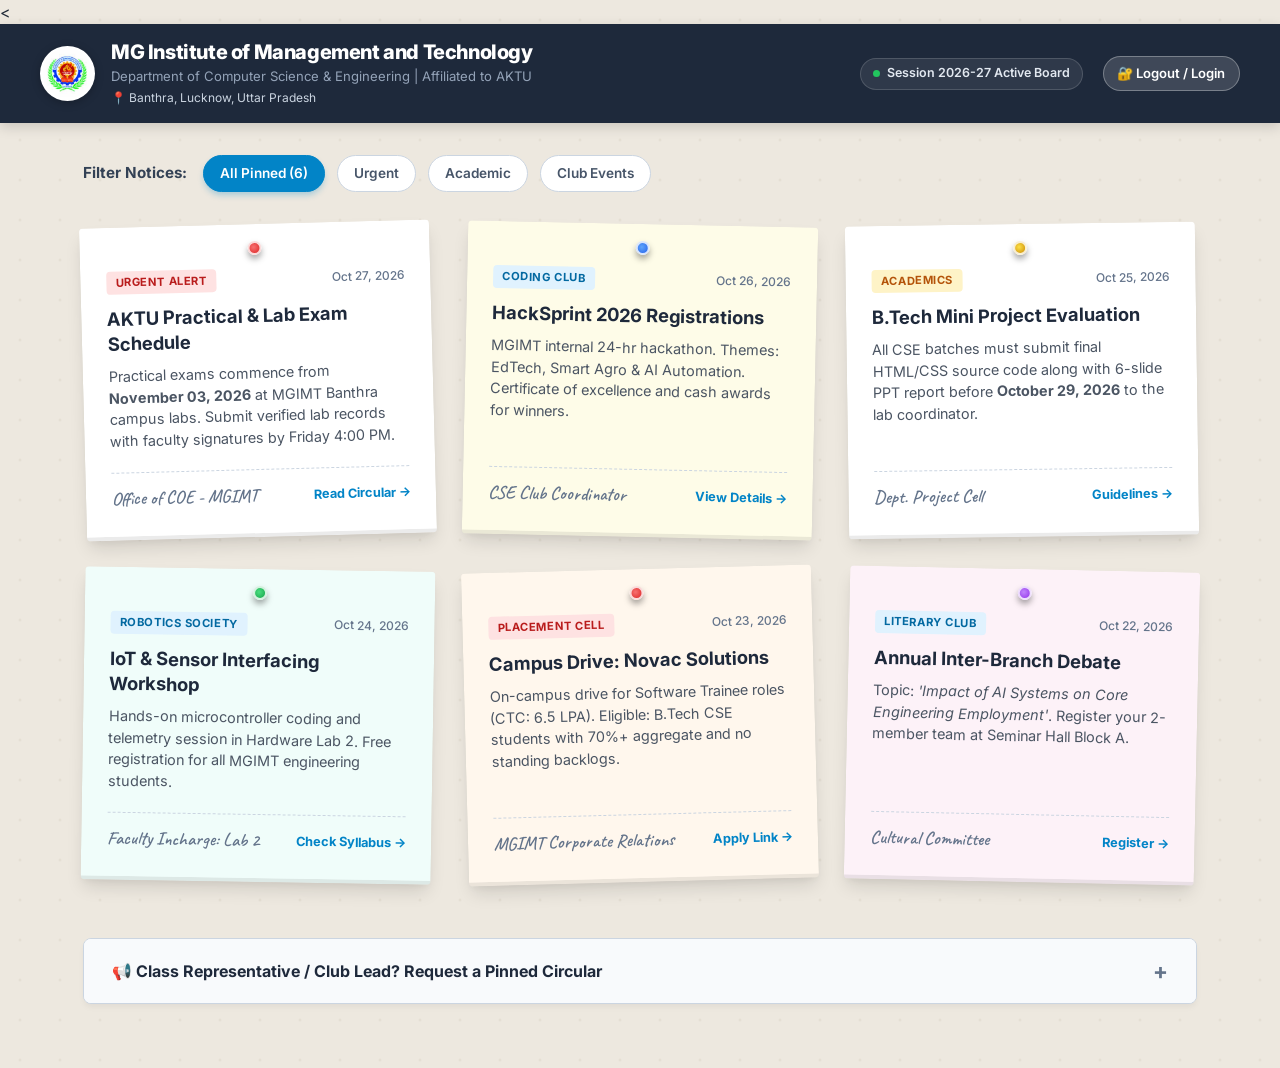
<file: index.html>
<!DOCTYPE html>
<html lang="en">
<head>
  <meta charset="UTF-8" />
  <meta name="viewport" content="width=device-width, initial-scale=1.0" />
  <title>MGIMT Campus Bulletin | Digital Notice & Club Hub</title>

  <!-- External Stylesheet: Saari styling style.css file se connect ho rahi hai -->
  <link rel="stylesheet" href="style.css" />

  <!-- Google Fonts: Inter (headings/text ke liye) aur Caveat (handwritten note look ke liye) -->
  <link rel="preconnect" href="https://fonts.googleapis.com">
  <link rel="preconnect" href="https://fonts.gstatic.com" crossorigin>
  <link href="https://fonts.googleapis.com/css2?family=Caveat:wght@600&family=Inter:wght@400;600;700;800&display=swap" rel="stylesheet">
</head>
<body>

  <<!-- ==========================================================================
       SECTION 1: TOP HEADER & NAVIGATION
       ========================================================================== -->
  <header class="app-header" style="background-color: #1e293b; padding: 1rem 1.5rem; color: #ffffff;">
    <div class="header-container" style="max-width: 1200px; margin: 0 auto; display: flex; justify-content: space-between; align-items: center; gap: 1rem;">
      
      <!-- College Logo & Brand Details -->
      <div class="brand" style="display: flex; align-items: center; gap: 1rem;">
        <img 
          src="image.png" 
          alt="MGIMT Logo" 
          style="width: 55px !important; height: 55px !important; min-width: 55px !important; max-width: 55px !important; max-height: 55px !important; object-fit: contain; border-radius: 50%; background: #ffffff; padding: 3px; box-shadow: 0 2px 8px rgba(0,0,0,0.25); display: block; flex-shrink: 0;" 
        />
        
        <div>
          <h1 style="font-size: 1.25rem; font-weight: 800; line-height: 1.2; margin: 0; color: #ffffff;">MG Institute of Management and Technology</h1>
          <p class="brand-sub" style="font-size: 0.82rem; color: #94a3b8; margin: 0.2rem 0 0 0;">Department of Computer Science &amp; Engineering | Affiliated to AKTU</p>
          <span class="college-address" style="font-size: 0.75rem; color: #cbd5e1; display: block; margin-top: 0.15rem;">📍 Banthra, Lucknow, Uttar Pradesh</span>
        </div>
      </div>

      <!-- Right Side Badges & Logout Button -->
      <div class="header-badges" style="display: flex; align-items: center; gap: 0.75rem; flex-shrink: 0;">
        <span class="live-pill" style="display: inline-flex; align-items: center; gap: 0.4rem; font-size: 0.78rem; background: rgba(255,255,255,0.08); padding: 0.35rem 0.75rem; border-radius: 9999px; border: 1px solid rgba(255,255,255,0.15); color: #e2e8f0;">
          <span class="dot" style="width: 7px; height: 7px; background-color: #22c55e; border-radius: 50%;"></span> Session 2026-27 Active Board
        </span>
        <a href="login.html" class="logout-btn" style="background-color: rgba(255, 255, 255, 0.15); color: #ffffff; text-decoration: none; font-size: 0.82rem; font-weight: 600; padding: 0.4rem 0.85rem; border-radius: 9999px; border: 1px solid rgba(255, 255, 255, 0.3); transition: all 0.2s ease;">🔐 Logout / Login</a>
      </div>

    </div>
  </header>


  <!-- ==========================================================================
       SECTION 2: MAIN BULLETIN BOARD (FILTER + NOTICES GRID)
       VIVA POINT: CSS Radio Button Trick se category filtering
       ========================================================================== -->
  <main class="board-wrapper">

    <!-- Category Filter Controls -->
    <section class="filter-controls">
      <span class="filter-title">Filter Notices:</span>

      <!-- 1. All Notices Filter (Default Checked) -->
      <input type="radio" name="board-filter" id="filter-all" checked />
      <label for="filter-all" class="filter-btn">All Pinned (6)</label>

      <!-- 2. Urgent Filter -->
      <input type="radio" name="board-filter" id="filter-urgent" />
      <label for="filter-urgent" class="filter-btn">Urgent</label>

      <!-- 3. Academic Filter -->
      <input type="radio" name="board-filter" id="filter-academic" />
      <label for="filter-academic" class="filter-btn">Academic</label>

      <!-- 4. Clubs Filter -->
      <input type="radio" name="board-filter" id="filter-clubs" />
      <label for="filter-clubs" class="filter-btn">Club Events</label>


      <!-- ======================================================================
           NOTICES GRID: Sticky notes with college specific details
           ====================================================================== -->
      <div class="notice-grid">

        <!-- Card 1: Urgent Exam Alert -->
        <article class="pin-card item-urgent rotate-left">
          <div class="pushpin red-pin"></div>
          <header class="card-meta">
            <span class="tag tag-urgent">Urgent Alert</span>
            <time datetime="2026-10-27">Oct 27, 2026</time>
          </header>
          <h2 class="card-title">AKTU Practical & Lab Exam Schedule</h2>
          <p class="card-body">Practical exams commence from <strong>November 03, 2026</strong> at MGIMT Banthra campus labs. Submit verified lab records with faculty signatures by Friday 4:00 PM.</p>
          <footer class="card-footer">
            <span class="author">Office of COE - MGIMT</span>
            <a href="#modal-exam" class="view-details">Read Circular &rarr;</a>
          </footer>
        </article>

        <!-- Card 2: Coding Club Hackathon -->
        <article class="pin-card item-clubs rotate-right note-yellow">
          <div class="pushpin blue-pin"></div>
          <header class="card-meta">
            <span class="tag tag-club">Coding Club</span>
            <time datetime="2026-10-26">Oct 26, 2026</time>
          </header>
          <h2 class="card-title">HackSprint 2026 Registrations</h2>
          <p class="card-body">MGIMT internal 24-hr hackathon. Themes: EdTech, Smart Agro & AI Automation. Certificate of excellence and cash awards for winners.</p>
          <footer class="card-footer">
            <span class="author">CSE Club Coordinator</span>
            <a href="#modal-exam" class="view-details">View Details &rarr;</a>
          </footer>
        </article>

        <!-- Card 3: Academic Mini Project Notice -->
        <article class="pin-card item-academic rotate-slight-left">
          <div class="pushpin gold-pin"></div>
          <header class="card-meta">
            <span class="tag tag-academic">Academics</span>
            <time datetime="2026-10-25">Oct 25, 2026</time>
          </header>
          <h2 class="card-title">B.Tech Mini Project Evaluation</h2>
          <p class="card-body">All CSE batches must submit final HTML/CSS source code along with 6-slide PPT report before <strong>October 29, 2026</strong> to the lab coordinator.</p>
          <footer class="card-footer">
            <span class="author">Dept. Project Cell</span>
            <a href="#modal-exam" class="view-details">Guidelines &rarr;</a>
          </footer>
        </article>

        <!-- Card 4: Robotics & IoT Workshop -->
        <article class="pin-card item-clubs rotate-slight-right note-cyan">
          <div class="pushpin green-pin"></div>
          <header class="card-meta">
            <span class="tag tag-club">Robotics Society</span>
            <time datetime="2026-10-24">Oct 24, 2026</time>
          </header>
          <h2 class="card-title">IoT & Sensor Interfacing Workshop</h2>
          <p class="card-body">Hands-on microcontroller coding and telemetry session in Hardware Lab 2. Free registration for all MGIMT engineering students.</p>
          <footer class="card-footer">
            <span class="author">Faculty Incharge: Lab 2</span>
            <a href="#modal-exam" class="view-details">Check Syllabus &rarr;</a>
          </footer>
        </article>

        <!-- Card 5: Placement Notice -->
        <article class="pin-card item-urgent rotate-left note-orange">
          <div class="pushpin red-pin"></div>
          <header class="card-meta">
            <span class="tag tag-urgent">Placement Cell</span>
            <time datetime="2026-10-23">Oct 23, 2026</time>
          </header>
          <h2 class="card-title">Campus Drive: Novac Solutions</h2>
          <p class="card-body">On-campus drive for Software Trainee roles (CTC: 6.5 LPA). Eligible: B.Tech CSE students with 70%+ aggregate and no standing backlogs.</p>
          <footer class="card-footer">
            <span class="author">MGIMT Corporate Relations</span>
            <a href="#modal-exam" class="view-details">Apply Link &rarr;</a>
          </footer>
        </article>

        <!-- Card 6: Cultural & Debate Society -->
        <article class="pin-card item-clubs rotate-right note-pink">
          <div class="pushpin purple-pin"></div>
          <header class="card-meta">
            <span class="tag tag-club">Literary Club</span>
            <time datetime="2026-10-22">Oct 22, 2026</time>
          </header>
          <h2 class="card-title">Annual Inter-Branch Debate</h2>
          <p class="card-body">Topic: <em>'Impact of AI Systems on Core Engineering Employment'</em>. Register your 2-member team at Seminar Hall Block A.</p>
          <footer class="card-footer">
            <span class="author">Cultural Committee</span>
            <a href="#modal-exam" class="view-details">Register &rarr;</a>
          </footer>
        </article>

      </div>
    </section>


    <!-- ==========================================================================
       SECTION 3: COLLAPSIBLE SUBMISSION DRAWER
       ========================================================================== -->
    <section class="submission-section">
      <details class="drawer-accordion">
        <summary class="drawer-header">
          <span>📢 Class Representative / Club Lead? Request a Pinned Circular</span>
          <span class="toggle-icon">+</span>
        </summary>
        <div class="drawer-body">
          <form class="pure-form" action="#" method="get" onsubmit="return false;">
            <div class="form-row">
              <div class="form-group">
                <label for="notice-title">Notice Title</label>
                <input type="text" id="notice-title" placeholder="e.g. AI & ML Guest Lecture Session" required />
              </div>
              <div class="form-group">
                <label for="notice-cat">Category</label>
                <select id="notice-cat" required>
                  <option value="">Select Category</option>
                  <option value="urgent">Urgent Administrative</option>
                  <option value="academic">Departmental Academic</option>
                  <option value="club">Student Club Announcement</option>
                </select>
              </div>
            </div>
            <div class="form-group">
              <label for="notice-desc">Circular Description (Brief)</label>
              <textarea id="notice-desc" rows="3" placeholder="Provide event venue, timing, and eligibility criteria..." required></textarea>
            </div>
            <div class="form-action">
              <button type="submit" class="submit-btn">Send for HOD Approval</button>
            </div>
          </form>
        </div>
      </details>
    </section>

  </main>


  <!-- ==========================================================================
       SECTION 4: PURE CSS POPUP MODAL
       ========================================================================== -->
  <div id="modal-exam" class="modal-backdrop">
    <div class="modal-box">
      <a href="#" class="modal-close" title="Close Window">&times;</a>
      
      <span class="tag tag-urgent">Circular Ref: MGIMT/COE/2026/104</span>
      <h2>Official Examination Guidelines (Session 2026-27)</h2>
      <hr class="modal-divider" />
      
      <p><strong>Institution:</strong> MG Institute of Management
</file>
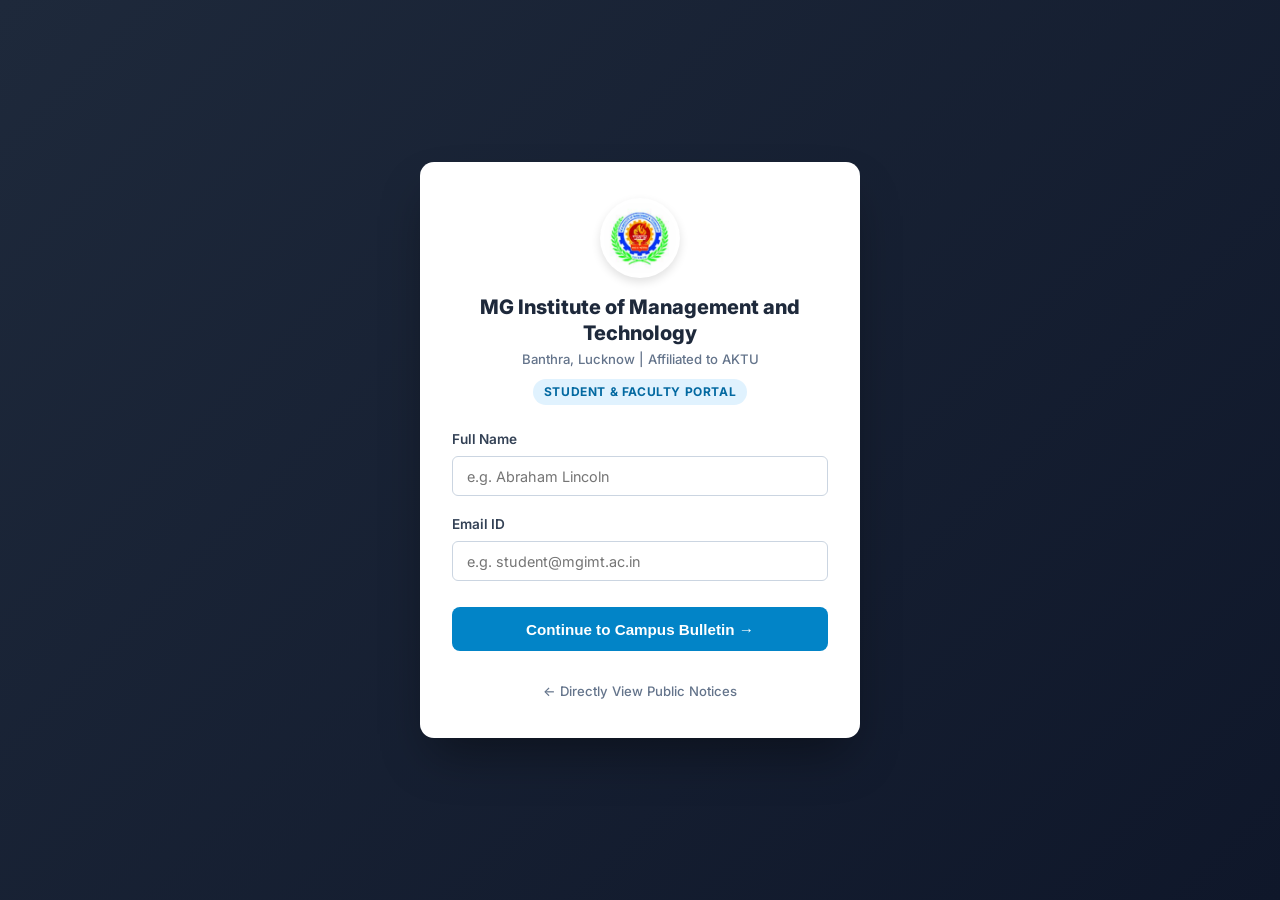
<file: login.html>
<!DOCTYPE html>
<html lang="en">
<head>
  <meta charset="UTF-8" />
  <meta name="viewport" content="width=device-width, initial-scale=1.0" />
  <title>MGIMT Portal Login | Campus Bulletin</title>
  <link rel="stylesheet" href="style.css" />
  <link rel="preconnect" href="https://fonts.googleapis.com">
  <link rel="preconnect" href="https://fonts.gstatic.com" crossorigin>
  <link href="https://fonts.googleapis.com/css2?family=Inter:wght@400;600;700;800&display=swap" rel="stylesheet">
</head>
<body class="login-body">

  <div class="login-card">
    
    <!-- Single Clean Centered Header -->
    <div class="login-header" style="text-align: center; margin-bottom: 1.5rem;">
      <div style="display: flex; justify-content: center; align-items: center; width: 100%; margin-bottom: 1rem;">
        <img 
          src="image.png" 
          alt="MGIMT Logo" 
          style="width: 80px; height: 80px; max-width: 80px; max-height: 80px; object-fit: contain; border-radius: 50%; background: #ffffff; padding: 4px; box-shadow: 0 4px 10px rgba(0,0,0,0.12); display: block; margin: 0 auto;" 
        />
      </div>
      <h2 style="font-size: 1.25rem; font-weight: 800; color: #1e293b; line-height: 1.3; margin: 0.5rem 0 0 0;">MG Institute of Management and Technology</h2>
      <p style="font-size: 0.82rem; color: #64748b; margin-top: 0.25rem; font-weight: 500;">Banthra, Lucknow | Affiliated to AKTU</p>
      <div style="display: inline-block; margin-top: 0.6rem; background-color: #e0f2fe; color: #0369a1; font-size: 0.75rem; font-weight: 700; text-transform: uppercase; letter-spacing: 0.05em; padding: 0.25rem 0.65rem; border-radius: 999px;">Student &amp; Faculty Portal</div>
    </div>

    <!-- Login Form -->
    <form class="login-form" action="index.html" method="get">
      
      <!-- Full Name -->
      <div class="form-group">
        <label for="full-name">Full Name</label>
        <input 
          type="text" 
          id="full-name" 
          name="fullname" 
          placeholder="e.g. Abraham Lincoln" 
          required 
          autocomplete="name"
        />
      </div>

      <!-- Email ID -->
      <div class="form-group">
        <label for="user-email">Email ID</label>
        <input 
          type="email" 
          id="user-email" 
          name="email" 
          placeholder="e.g. student@mgimt.ac.in" 
          required 
          autocomplete="email"
        />
      </div>

      <!-- Submit Button -->
      <button type="submit" class="login-submit-btn">Continue to Campus Bulletin &rarr;</button>

      <div class="login-footer-back">
        <a href="index.html">&larr; Directly View Public Notices</a>
      </div>
    </form>

  </div>

</body>
</html>
</file>
<file: style.css>
/* ==========================================================================
   MG INSTITUTE OF MANAGEMENT AND TECHNOLOGY (MGIMT), BANTHRA, LUCKNOW
   CAMPUS BULLETIN - PURE CSS DESIGN SYSTEM (ZERO JAVASCRIPT)
   ========================================================================== */

/* --------------------------------------------------------------------------
   1. GLOBAL VARIABLES & COLOR PALETTE
   VIVA POINT: Colors ka psychological aur category-wise division yahan define hai.
   -------------------------------------------------------------------------- */
:root {
  /* Board Background & Neutral Surface */
  --cork-bg: #ede8df;
  --board-surface: #d8c4a4;
  --primary-navy: #1e293b;       /* Top Navbar & Serious headings */
  --text-dark: #1f2937;          /* Body readability text */
  --text-muted: #64748b;         /* Subtitles & metadata timestamps */
  --border-subtle: #cbd5e1;

  /* --- CATEGORY-WISE COLOR CODING (NOTICE TYPES) ---
     1. Urgent / Critical Alerts (Exams, Placement deadlines): Red & Warm Orange
     2. Student Club & Technical Events (Coding, Robotics, Debate): Cyan, Yellow, Pink
     3. General Departmental Academics (Syllabus, Project dates): Warm Amber / Gold
  */
  --urgent-card-bg: #fff7ed;     /* Soft urgent tinted background */
  --urgent-badge-bg: #fee2e2;    /* Alert light red */
  --urgent-badge-text: #b91c1c;  /* Alert bold dark red */

  --club-badge-bg: #e0f2fe;      /* Technical club light blue */
  --club-badge-text: #0369a1;    /* Technical club deep blue */

  --academic-badge-bg: #fef3c7;  /* Academic circular light yellow */
  --academic-badge-text: #b45309;/* Academic circular deep amber */

  /* Shadows for Realistic 3D Elevation */
  --card-shadow: 0 10px 18px -3px rgba(0, 0, 0, 0.12), 0 4px 6px -2px rgba(0, 0, 0, 0.04);
  --card-hover-shadow: 0 20px 25px -5px rgba(0, 0, 0, 0.18), 0 10px 10px -5px rgba(0, 0, 0, 0.04);

  /* Typography */
  --font-main: 'Inter', system-ui, -apple-system, sans-serif;
  --font-hand: 'Caveat', cursive, sans-serif;
}

/* --------------------------------------------------------------------------
   2. GLOBAL RESET & BASE STYLES
   -------------------------------------------------------------------------- */
* {
  box-sizing: border-box;
  margin: 0;
  padding: 0;
}

body {
  font-family: var(--font-main);
  /* Textured pattern mimicking a physical cork / bulletin board texture */
  background: var(--cork-bg) url('data:image/svg+xml;utf8,<svg width="40" height="40" viewBox="0 0 40 40" xmlns="http://www.w3.org/2000/svg"><g fill="%23d6cebe" fill-opacity="0.35" fill-rule="evenodd"><circle cx="20" cy="20" r="1.5"/></g></svg>');
  color: var(--text-dark);
  line-height: 1.5;
  min-height: 100vh;
  display: flex;
  flex-direction: column;
}

/* --------------------------------------------------------------------------
   3. APP HEADER & CAMPUS BRANDING
   -------------------------------------------------------------------------- */
.app-header {
  background-color: var(--primary-navy);
  color: #ffffff;
  padding: 1.25rem 2rem;
  box-shadow: 0 4px 12px rgba(0, 0, 0, 0.15);
}

.header-container {
  max-width: 1200px;
  margin: 0 auto;
  display: flex;
  justify-content: space-between;
  align-items: center;
}

.brand {
  display: flex;
  align-items: center;
  gap: 0.85rem;
}

.brand-pin {
  font-size: 2.2rem;
  line-height: 1;
}

.brand h1 {
  font-size: 1.35rem;
  font-weight: 800;
  letter-spacing: -0.02em;
}

.brand-sub {
  font-size: 0.85rem;
  color: #94a3b8;
}

.college-address {
  font-size: 0.78rem;
  color: #cbd5e1;
  display: block;
  margin-top: 0.2rem;
}

.live-pill {
  display: inline-flex;
  align-items: center;
  gap: 0.5rem;
  background-color: rgba(255, 255, 255, 0.1);
  padding: 0.4rem 0.85rem;
  border-radius: 9999px;
  font-size: 0.82rem;
  font-weight: 600;
  color: #f1f5f9;
}

.dot {
  width: 8px;
  height: 8px;
  border-radius: 50%;
  background-color: #22c55e; /* Active online green signal */
}

/* --------------------------------------------------------------------------
   4. PURE CSS FILTERING ENGINE (RADIO BUTTON HACK)
   VIVA POINT: Hidden radio buttons + :checked + sibling combinator (~)
   se bina JavaScript ke category filter hoti hai.
   -------------------------------------------------------------------------- */
.board-wrapper {
  max-width: 1200px;
  margin: 2rem auto;
  padding: 0 1.5rem;
  flex-grow: 1;
}

.filter-controls {
  margin-bottom: 2rem;
}

.filter-title {
  font-weight: 700;
  font-size: 0.95rem;
  margin-right: 0.75rem;
  color: #334155;
}

/* Radio button ke default circle ko hide kar diya */
input[type="radio"][name="board-filter"] {
  display: none;
}

/* Label ko stylish button/pill ka roop diya */
.filter-btn {
  display: inline-block;
  padding: 0.45rem 1rem;
  margin-right: 0.5rem;
  margin-bottom: 0.5rem;
  background-color: #ffffff;
  border: 1px solid var(--border-subtle);
  border-radius: 20px;
  font-size: 0.85rem;
  font-weight: 600;
  color: #475569;
  cursor: pointer;
  transition: all 0.2s ease;
}

.filter-btn:hover {
  background-color: #f1f5f9;
  color: #0f172a;
}

/* Active tab style: Jab radio button :checked ho */
#filter-all:checked ~ label[for="filter-all"],
#filter-urgent:checked ~ label[for="filter-urgent"],
#filter-academic:checked ~ label[for="filter-academic"],
#filter-clubs:checked ~ label[for="filter-clubs"] {
  background-color: #0284c7;
  color: #ffffff;
  border-color: #0284c7;
  box-shadow: 0 4px 6px -1px rgba(2, 132, 199, 0.3);
}

/* Pure CSS Filtering: Non-matching categories ko display: none karna */
#filter-urgent:checked ~ .notice-grid .pin-card:not(.item-urgent) {
  display: none;
}

#filter-academic:checked ~ .notice-grid .pin-card:not(.item-academic) {
  display: none;
}

#filter-clubs:checked ~ .notice-grid .pin-card:not(.item-clubs) {
  display: none;
}

/* --------------------------------------------------------------------------
   5. NOTICE GRID & PHYSICAL PINNED CARD STYLING
   -------------------------------------------------------------------------- */
.notice-grid {
  display: grid;
  grid-template-columns: repeat(auto-fit, minmax(320px, 1fr));
  gap: 2rem;
  margin-top: 1.5rem;
}

/* Base Card (White Card default) */
.pin-card {
  background: #ffffff;
  border-radius: 4px;
  padding: 2.25rem 1.6rem 1.5rem 1.6rem;
  box-shadow: var(--card-shadow);
  display: flex;
  flex-direction: column;
  justify-content: space-between;
  border-bottom: 4px solid rgba(0, 0, 0, 0.08);
  transition: transform 0.25s cubic-bezier(0.2, 0.8, 0.2, 1), box-shadow 0.25s ease;
}

/* Card par mouse aane par card seedha (0deg) aur scale-up ho jayega */
.pin-card:hover {
  transform: rotate(0deg) scale(1.03) translateY(-4px);
  box-shadow: var(--card-hover-shadow);
  z-index: 10;
}

/* Realistic Board Tilts */
.rotate-left         { transform: rotate(-1.5deg); }
.rotate-right        { transform: rotate(1.2deg); }
.rotate-slight-left  { transform: rotate(-0.8deg); }
.rotate-slight-right { transform: rotate(0.9deg); }

/* --------------------------------------------------------------------------
   6. CATEGORY-WISE COLOR VARIATIONS (CARDS & NEWS TYPES)
   -------------------------------------------------------------------------- */

/* TYPE 1: URGENT / EXAM / PLACEMENT NOTICES
   Color: Warm Tint (#fff7ed) & Alert Red (#dc2626)
   Kyun use kiya: High priority notices student ka dhyan turant attract karte hain. */
.note-orange {
  background-color: #fff7ed; /* Light Amber/Orange background */
}

/* TYPE 2: CODING & TECHNICAL CLUB NOTICES
   Color: Pastel Note Yellow (#fefce8)
   Kyun use kiya: Classic desk sticky note feel deta hai hackathons aur coding events ke liye. */
.note-yellow {
  background-color: #fefce8;
}

/* TYPE 3: ROBOTICS & WORKSHOP NOTICES
   Color: Fresh Soft Cyan (#f0fdfa)
   Kyun use kiya: Modern engineering & hardware labs ke liye clean futuristic shade. */
.note-cyan {
  background-color: #f0fdfa;
}

/* TYPE 4: CULTURAL, LITERARY & DEBATE NOTICES
   Color: Soft Pastel Pink (#fdf2f8)
   Kyun use kiya: Extra-curricular aur cultural events ko technical studies se alag dikhane ke liye. */
.note-pink {
  background-color: #fdf2f8;
}

/* --------------------------------------------------------------------------
   7. PURE CSS 3D PUSHPINS (CRAFTED WITH RADIAL GRADIENTS)
   Har notice card ke pin ka color card ke urgency level se match karta hai.
   -------------------------------------------------------------------------- */
.pushpin {
  width: 14px;
  height: 14px;
  border-radius: 50%;
  margin: -1.2rem auto 0.8rem auto;
  box-shadow: 0 4px 6px rgba(0, 0, 0, 0.35);
  border: 2px solid rgba(255, 255, 255, 0.8);
}

/* Red Pin: Urgent alerts & semester practical deadlines */
.red-pin    { background: radial-gradient(circle at 4px 4px, #f87171, #dc2626); }

/* Blue Pin: Coding club & software hackathons */
.blue-pin   { background: radial-gradient(circle at 4px 4px, #60a5fa, #2563eb); }

/* Gold Pin: Departmental academic notifications & mini-project reviews */
.gold-pin   { background: radial-gradient(circle at 4px 4px, #fde047, #ca8a04); }

/* Green Pin: Robotics society & IoT workshops */
.green-pin  { background: radial-gradient(circle at 4px 4px, #4ade80, #16a34a); }

/* Purple Pin: Literary & debate society competitions */
.purple-pin { background: radial-gradient(circle at 4px 4px, #c084fc, #9333ea); }

/* --------------------------------------------------------------------------
   8. CARD METADATA, BADGES & TYPOGRAPHY
   -------------------------------------------------------------------------- */
.card-meta {
  display: flex;
  justify-content: space-between;
  align-items: center;
  margin-bottom: 0.75rem;
}

.card-meta time {
  font-size: 0.75rem;
  color: var(--text-muted);
  font-weight: 500;
}

/* Category Badges (Pills) */
.tag {
  font-size: 0.7rem;
  text-transform: uppercase;
  font-weight: 700;
  letter-spacing: 0.05em;
  padding: 0.2rem 0.6rem;
  border-radius: 4px;
}

/* Urgent Tag: Warning Red */
.tag-urgent   { background-color: var(--urgent-badge-bg); color: var(--urgent-badge-text); }

/* Club Tag: Oceanic Blue */
.tag-club     { background-color: var(--club-badge-bg); color: var(--club-badge-text); }

/* Academic Tag: Amber Gold */
.tag-academic { background-color: var(--academic-badge-bg); color: var(--academic-badge-text); }

.card-title {
  font-size: 1.15rem;
  font-weight: 700;
  color: var(--primary-navy);
  margin-bottom: 0.6rem;
  line-height: 1.35;
}

.card-body {
  font-size: 0.9rem;
  color: #4b5563;
  margin-bottom: 1.25rem;
  flex-grow: 1;
}

.card-footer {
  display: flex;
  justify-content: space-between;
  align-items: center;
  border-top: 1px dashed var(--border-subtle);
  padding-top: 0.75rem;
  font-size: 0.8rem;
}

/* Handwritten font for signatures / notice authors */
.author {
  font-weight: 600;
  color: #64748b;
  font-family: var(--font-hand);
  font-size: 1.15rem;
}

.view-details {
  color: #0284c7;
  text-decoration: none;
  font-weight: 700;
  transition: transform 0.15s ease;
}

.view-details:hover {
  text-decoration: underline;
}

/* --------------------------------------------------------------------------
   9. COLLAPSIBLE SUBMISSION DRAWER (HTML5 <details> & <summary>)
   VIVA POINT: Native accordions without JS scripts
   -------------------------------------------------------------------------- */
.submission-section {
  margin-top: 3.5rem;
  margin-bottom: 2rem;
}

.drawer-accordion {
  background-color: #ffffff;
  border: 1px solid var(--border-subtle);
  border-radius: 8px;
  overflow: hidden;
  box-shadow: 0 4px 6px -1px rgba(0, 0, 0, 0.05);
}

.drawer-header {
  padding: 1.25rem 1.75rem;
  font-weight: 700;
  color: var(--primary-navy);
  cursor: pointer;
  background-color: #f8fafc;
  display: flex;
  justify-content: space-between;
  align-items: center;
  list-style: none;
}

.drawer-header::-webkit-details-marker {
  display: none;
}

.toggle-icon {
  font-size: 1.4rem;
  line-height: 1;
  color: #64748b;
  transition: transform 0.2s ease;
}

/* Accordion khulne par plus (+) icon 45 degree rotate hokar cross (x) ban jata hai */
.drawer-accordion[open] .toggle-icon {
  transform: rotate(45deg);
}

.drawer-body {
  padding: 1.75rem;
  border-top: 1px solid #e2e8f0;
}

.pure-form {
  display: flex;
  flex-direction: column;
  gap: 1rem;
}

.form-row {
  display: grid;
  grid-template-columns: 2fr 1fr;
  gap: 1rem;
}

.form-group {
  display: flex;
  flex-direction: column;
  gap: 0.4rem;
}

.form-group label {
  font-size: 0.85rem;
  font-weight: 600;
  color: #334155;
}

.form-group input,
.form-group select,
.form-group textarea {
  padding: 0.65rem 0.85rem;
  border: 1px solid var(--border-subtle);
  border-radius: 6px;
  font-family: inherit;
  font-size: 0.9rem;
  outline: none;
}

.form-group input:focus,
.form-group select:focus,
.form-group textarea:focus {
  border-color: #0284c7;
  box-shadow: 0 0 0 3px rgba(2, 132, 199, 0.15);
}

.submit-btn {
  background-color: var(--primary-navy);
  color: #ffffff;
  padding: 0.75rem 1.5rem;
  border: none;
  border-radius: 6px;
  font-weight: 700;
  font-size: 0.9rem;
  cursor: pointer;
  transition: background-color 0.2s ease;
}

.submit-btn:hover {
  background-color: #0f172a;
}

/* --------------------------------------------------------------------------
   10. PURE CSS POPUP MODAL (VIA :target PSEUDO-CLASS)
   VIVA POINT: id="modal-exam" par URL hash aate hi display: flex trigger hota hai.
   -------------------------------------------------------------------------- */
.modal-backdrop {
  display: none;
  position: fixed;
  inset: 0;
  background-color: rgba(15, 23, 42, 0.65);
  backdrop-filter: blur(4px);
  z-index: 1000;
  justify-content: center;
  align-items: center;
  padding: 1rem;
}

/* URL hash trigger */
.modal-backdrop:target {
  display: flex;
}

.modal-box {
  background-color: #ffffff;
  border-radius: 8px;
  max-width: 540px;
  width: 100%;
  padding: 2rem;
  box-shadow: 0 25px 50px -12px rgba(0, 0, 0, 0.25);
}

.modal-close {
  float: right;
  font-size: 1.6rem;
  text-decoration: none;
  color: #64748b;
  line-height: 1;
}

.modal-box h2 {
  font-size: 1.35rem;
  margin-top: 0.5rem;
  margin-bottom: 0.75rem;
  color: var(--primary-navy);
}

.modal-divider {
  border: none;
  border-top: 1px solid #e2e8f0;
  margin-bottom: 1rem;
}

.modal-box p {
  font-size: 0.9rem;
  color: #475569;
  margin-bottom: 0.65rem;
}

.modal-footer-btn {
  margin-top: 1.5rem;
  text-align: right;
}

.btn-primary {
  display: inline-block;
  background-color: #0284c7;
  color: #ffffff;
  text-decoration: none;
  padding: 0.55rem 1.2rem;
  border-radius: 6px;
  font-weight: 600;
  font-size: 0.85rem;
}

/* --------------------------------------------------------------------------
   11. FOOTER SECTION
   -------------------------------------------------------------------------- */
.app-footer {
  background-color: #ffffff;
  border-top: 1px solid #e2e8f0;
  text-align: center;
  padding: 1.5rem 1rem;
  font-size: 0.85rem;
  color: #64748b;
  margin-top: auto;
}

/* --------------------------------------------------------------------------
   12. MOBILE & TABLET RESPONSIVENESS (MEDIA QUERIES)
   -------------------------------------------------------------------------- */
@media (max-width: 768px) {
  .header-container {
    flex-direction: column;
    align-items: flex-start;
    gap: 0.85rem;
  }

  .form-row {
    grid-template-columns: 1fr;
  }

  /* Mobile screens par tilt hata kar direct vertical stack rakha hai taaki reading easy ho */
  .pin-card {
    transform: none !important;
  }
}
/* --------------------------------------------------------------------------
   LOGIN PAGE STYLING (login.html)
   -------------------------------------------------------------------------- */
.login-body {
  background: linear-gradient(135deg, #1e293b 0%, #0f172a 100%);
  display: flex;
  justify-content: center;
  align-items: center;
  min-height: 100vh;
  padding: 1.5rem;
}

.login-card {
  background: #ffffff;
  width: 100%;
  max-width: 440px;
  border-radius: 14px;
  padding: 2.25rem 2rem;
  box-shadow: 0 25px 50px -12px rgba(0, 0, 0, 0.4);
  text-align: left;
}

.login-header {
  text-align: center;
  margin-bottom: 1.75rem;
}

/* Header container layout */
.header-container {
  max-width: 1200px;
  margin: 0 auto;
  display: flex;
  justify-content: space-between;
  align-items: center;
  gap: 1.5rem;
}

/* Brand section: Logo aur Text ko ek line me horizontally lane ke liye */
.brand {
  display: flex;
  align-items: center;
  gap: 1rem;
}

/* College Logo ko chhota aur perfectly circular fit karne ke liye */
./* Logo wrapper ko perfectly center karne ke liye */
.logo-wrapper {
  display: flex !important;
  justify-content: center !important;
  align-items: center !important;
  width: 100% !important;
  margin: 0 0 1rem 0 !important;
  text-align: center !important;
}

/* College Logo strictly small, round and centered */
.image-img {
  width: 80px !important;
  height: 80px !important;
  max-width: 80px !important;
  max-height: 80px !important;
  object-fit: contain !important;
  border-radius: 50% !important;
  background: #ffffff !important;
  padding: 4px !important;
  box-shadow: 0 4px 10px rgba(0, 0, 0, 0.12) !important;
  display: block !important;
  margin: 0 auto !important;
}

/* College Name Headings Styling */
.brand h1 {
  font-size: 1.25rem;
  font-weight: 800;
  line-height: 1.2;
  color: #ffffff;
}

.brand-sub {
  font-size: 0.82rem;
  color: #94a3b8;
  margin-top: 0.2rem;
}

.college-address {
  font-size: 0.75rem;
  color: #cbd5e1;
  display: block;
  margin-top: 0.15rem;
}

/* Right side badges & logout button */
.header-badges {
  display: flex;
  align-items: center;
  gap: 0.6rem;
  flex-shrink: 0;
}
.login-header h2 {
  font-size: 1.25rem;
  font-weight: 800;
  color: #1e293b;
  line-height: 1.3;
}

.college-sub {
  font-size: 0.82rem;
  color: #64748b;
  margin-top: 0.25rem;
  font-weight: 500;
}

.portal-badge {
  display: inline-block;
  margin-top: 0.6rem;
  background-color: #e0f2fe;
  color: #0369a1;
  font-size: 0.75rem;
  font-weight: 700;
  text-transform: uppercase;
  letter-spacing: 0.05em;
  padding: 0.25rem 0.65rem;
  border-radius: 999px;
}

.login-form {
  display: flex;
  flex-direction: column;
  gap: 1.15rem;
}

.login-submit-btn {
  background-color: #0284c7;
  color: #ffffff;
  padding: 0.85rem;
  border: none;
  border-radius: 8px;
  font-size: 0.95rem;
  font-weight: 700;
  cursor: pointer;
  margin-top: 0.5rem;
  transition: background-color 0.2s ease, transform 0.1s ease;
}

.login-submit-btn:hover {
  background-color: #0369a1;
  transform: translateY(-1px);
}

.login-footer-back {
  text-align: center;
  margin-top: 0.5rem;
}

.login-footer-back a {
  font-size: 0.82rem;
  color: #64748b;
  text-decoration: none;
  font-weight: 500;
}

.login-footer-back a:hover {
  color: #0284c7;
  text-decoration: underline;
}
.logout-btn {
  background-color: rgba(255, 255, 255, 0.15);
  color: #ffffff;
  text-decoration: none;
  font-size: 0.82rem;
  font-weight: 600;
  padding: 0.4rem 0.85rem;
  border-radius: 9999px;
  border: 1px solid rgba(255, 255, 255, 0.3);
  margin-left: 0.5rem;
  transition: all 0.2s ease;
}

.logout-btn:hover {
  background-color: #ef4444; /* Hover karne par alert red look */
  border-color: #ef4444;
}
</file>
